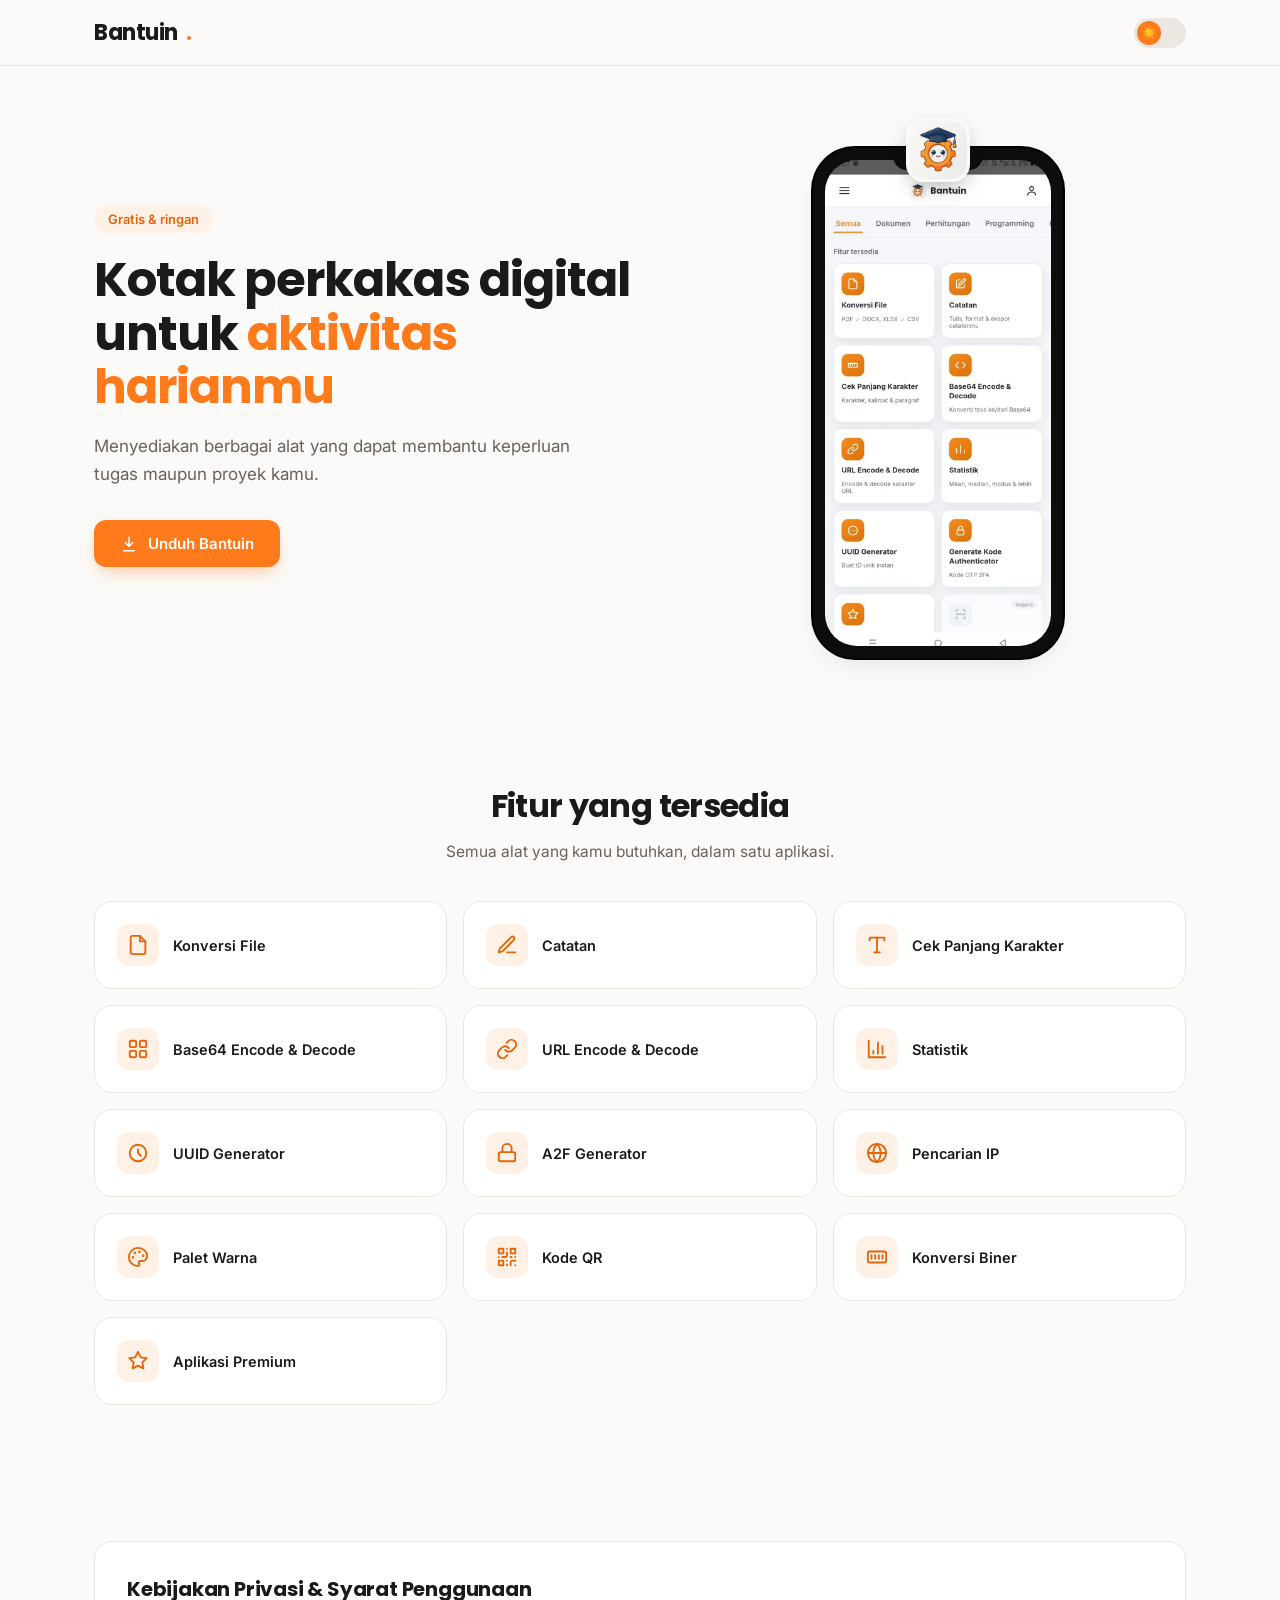
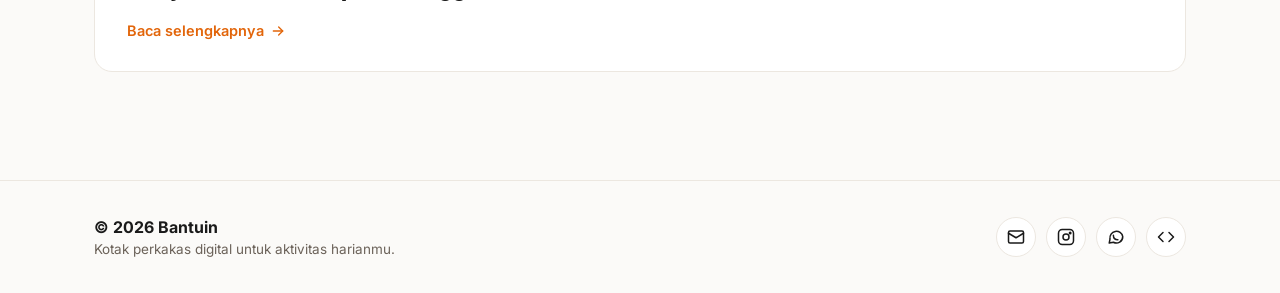
<file: index.html>
<!DOCTYPE html>
<html lang="id">
<head>
<meta charset="UTF-8">
<meta name="viewport" content="width=device-width, initial-scale=1.0">
<title>Bantuin — Kotak Perkakas Digital Harianmu</title>
<link rel="icon" type="image/webp" href="assets/favicon.webp">
<link rel="preconnect" href="https://fonts.googleapis.com">
<link href="https://fonts.googleapis.com/css2?family=Poppins:wght@600;700&family=Inter:wght@400;500;600;700&display=swap" rel="stylesheet">
<link rel="stylesheet" href="assets/style.css">
</head>
<body>

<!-- NAVBAR -->
<header class="navbar">
  <div class="navbar-inner">
    <div class="brand">Bantuin<span class="brand-dot">.</span></div>
    <button class="theme-toggle" id="themeToggle" aria-label="Ganti mode tampilan">
      <span class="knob" id="themeIcon">☀️</span>
    </button>
  </div>
</header>

<!-- HERO -->
<section class="hero">
  <div class="container hero-grid">
    <div>
      <span class="eyebrow">Gratis &amp; ringan</span>
      <h1>Kotak perkakas digital untuk <span class="accent">aktivitas harianmu</span></h1>
      <p class="lead">Menyediakan berbagai alat yang dapat membantu keperluan tugas maupun proyek kamu.</p>
      <a class="btn btn-primary" href="https://bantuinapp.my.id/Bantuin.apk" target="_blank" rel="noopener">
        <svg viewBox="0 0 24 24" fill="none" stroke="currentColor" stroke-width="2" stroke-linecap="round" stroke-linejoin="round"><path d="M12 3v12"/><path d="M7 10l5 5 5-5"/><path d="M5 21h14"/></svg>
        Unduh Bantuin
      </a>
    </div>

    <div class="phone-wrap">
      <div class="phone">
        <div class="phone-notch"></div>
        <div class="phone-screen">
          <div class="screens-track">
            <img src="assets/screenshots/1.webp" alt="Tampilan aplikasi Bantuin 1">
            <img src="assets/screenshots/2.webp" alt="Tampilan aplikasi Bantuin 2">
            <img src="assets/screenshots/3.webp" alt="Tampilan aplikasi Bantuin 3">
            <img src="assets/screenshots/4.webp" alt="Tampilan aplikasi Bantuin 4">
            <img src="assets/screenshots/5.webp" alt="Tampilan aplikasi Bantuin 5">
            <img src="assets/screenshots/6.webp" alt="Tampilan aplikasi Bantuin 6">
            <img src="assets/screenshots/7.webp" alt="Tampilan aplikasi Bantuin 7">
          </div>
        </div>
        <div class="app-logo-badge">
          <img src="assets/icon.webp" alt="Logo Bantuin">
        </div>
      </div>
    </div>
  </div>
</section>

<!-- FITUR -->
<section class="section" id="fitur">
  <div class="container">
    <div class="section-head">
      <h2>Fitur yang tersedia</h2>
      <p>Semua alat yang kamu butuhkan, dalam satu aplikasi.</p>
    </div>
    <div class="feature-grid-wrap">
    <div class="feature-grid" id="featureGrid">

      <div class="feature-card">
        <div class="feature-icon"><svg viewBox="0 0 24 24" fill="none" stroke="currentColor" stroke-width="2" stroke-linecap="round" stroke-linejoin="round"><path d="M14 2H6a2 2 0 0 0-2 2v16a2 2 0 0 0 2 2h12a2 2 0 0 0 2-2V8z"/><path d="M14 2v6h6"/></svg></div>
        <span>Konversi File</span>
      </div>

      <div class="feature-card">
        <div class="feature-icon"><svg viewBox="0 0 24 24" fill="none" stroke="currentColor" stroke-width="2" stroke-linecap="round" stroke-linejoin="round"><path d="M12 20h9"/><path d="M16.5 3.5a2.12 2.12 0 0 1 3 3L7 19l-4 1 1-4Z"/></svg></div>
        <span>Catatan</span>
      </div>

      <div class="feature-card">
        <div class="feature-icon"><svg viewBox="0 0 24 24" fill="none" stroke="currentColor" stroke-width="2" stroke-linecap="round" stroke-linejoin="round"><path d="M4 7V4h16v3"/><path d="M9 20h6"/><path d="M12 4v16"/></svg></div>
        <span>Cek Panjang Karakter</span>
      </div>

      <div class="feature-card">
        <div class="feature-icon"><svg viewBox="0 0 24 24" fill="none" stroke="currentColor" stroke-width="2" stroke-linecap="round" stroke-linejoin="round"><rect x="3" y="3" width="7" height="7" rx="1"/><rect x="14" y="3" width="7" height="7" rx="1"/><rect x="14" y="14" width="7" height="7" rx="1"/><rect x="3" y="14" width="7" height="7" rx="1"/></svg></div>
        <span>Base64 Encode &amp; Decode</span>
      </div>

      <div class="feature-card">
        <div class="feature-icon"><svg viewBox="0 0 24 24" fill="none" stroke="currentColor" stroke-width="2" stroke-linecap="round" stroke-linejoin="round"><path d="M10 13a5 5 0 0 0 7.54.54l3-3a5 5 0 0 0-7.07-7.07l-1.72 1.71"/><path d="M14 11a5 5 0 0 0-7.54-.54l-3 3a5 5 0 0 0 7.07 7.07l1.71-1.71"/></svg></div>
        <span>URL Encode &amp; Decode</span>
      </div>

      <div class="feature-card">
        <div class="feature-icon"><svg viewBox="0 0 24 24" fill="none" stroke="currentColor" stroke-width="2" stroke-linecap="round" stroke-linejoin="round"><path d="M3 3v18h18"/><path d="M18 17V9"/><path d="M13 17V5"/><path d="M8 17v-3"/></svg></div>
        <span>Statistik</span>
      </div>

      <div class="feature-card">
        <div class="feature-icon"><svg viewBox="0 0 24 24" fill="none" stroke="currentColor" stroke-width="2" stroke-linecap="round" stroke-linejoin="round"><circle cx="12" cy="12" r="9"/><path d="M12 8v4l3 3"/></svg></div>
        <span>UUID Generator</span>
      </div>

      <div class="feature-card">
        <div class="feature-icon"><svg viewBox="0 0 24 24" fill="none" stroke="currentColor" stroke-width="2" stroke-linecap="round" stroke-linejoin="round"><rect x="3" y="11" width="18" height="10" rx="2"/><path d="M7 11V7a5 5 0 0 1 10 0v4"/></svg></div>
        <span>A2F Generator</span>
      </div>

      <div class="feature-card">
        <div class="feature-icon"><svg viewBox="0 0 24 24" fill="none" stroke="currentColor" stroke-width="2" stroke-linecap="round" stroke-linejoin="round"><circle cx="12" cy="12" r="10"/><path d="M12 2a14.5 14.5 0 0 0 0 20 14.5 14.5 0 0 0 0-20"/><path d="M2 12h20"/></svg></div>
        <span>Pencarian IP</span>
      </div>

      <div class="feature-card">
        <div class="feature-icon"><svg viewBox="0 0 24 24" fill="none" stroke="currentColor" stroke-width="2" stroke-linecap="round" stroke-linejoin="round"><circle cx="13.5" cy="6.5" r=".5" fill="currentColor"/><circle cx="17.5" cy="10.5" r=".5" fill="currentColor"/><circle cx="8.5" cy="7.5" r=".5" fill="currentColor"/><circle cx="6.5" cy="12.5" r=".5" fill="currentColor"/><path d="M12 2C6.5 2 2 6.5 2 12s4.5 10 10 10c.926 0 1.648-.746 1.648-1.688 0-.437-.18-.835-.437-1.125-.29-.289-.438-.652-.438-1.125a1.64 1.64 0 0 1 1.668-1.668h1.996c3.051 0 5.555-2.503 5.555-5.554C22.014 6.318 17.598 2 12 2z"/></svg></div>
        <span>Palet Warna</span>
      </div>

      <div class="feature-card">
        <div class="feature-icon"><svg viewBox="0 0 24 24" fill="none" stroke="currentColor" stroke-width="2" stroke-linecap="round" stroke-linejoin="round"><rect x="3" y="3" width="5" height="5"/><rect x="16" y="3" width="5" height="5"/><rect x="3" y="16" width="5" height="5"/><path d="M21 16h-3a2 2 0 0 0-2 2v3"/><path d="M21 21v.01"/><path d="M12 7v3a2 2 0 0 1-2 2H7"/><path d="M3 12h.01"/><path d="M12 3h.01"/><path d="M12 16v.01"/><path d="M16 12h1"/><path d="M21 12v.01"/><path d="M12 21v-1"/></svg></div>
        <span>Kode QR</span>
      </div>

      <div class="feature-card">
        <div class="feature-icon"><svg viewBox="0 0 24 24" fill="none" stroke="currentColor" stroke-width="2" stroke-linecap="round" stroke-linejoin="round"><rect x="2" y="6" width="20" height="12" rx="2"/><path d="M6 10v4"/><path d="M10 10v4"/><path d="M14 10l0 4"/><path d="M18 10v4"/></svg></div>
        <span>Konversi Biner</span>
      </div>

      <div class="feature-card">
        <div class="feature-icon"><svg viewBox="0 0 24 24" fill="none" stroke="currentColor" stroke-width="2" stroke-linecap="round" stroke-linejoin="round"><path d="M12 2l3 6 6.5.9-4.7 4.6 1.1 6.5L12 17l-5.9 3 1.1-6.5L2.5 8.9 9 8z"/></svg></div>
        <span>Aplikasi Premium</span>
      </div>

    </div>
    <div class="feature-fade" id="featureFade"></div>
    </div>

    <div class="feature-toggle-wrap">
      <button class="feature-toggle-btn" id="featureToggleBtn">
        <span id="featureToggleLabel">Lihat Semua Fitur</span>
        <svg id="featureToggleIcon" viewBox="0 0 24 24" fill="none" stroke="currentColor" stroke-width="2" stroke-linecap="round" stroke-linejoin="round"><path d="M6 9l6 6 6-6"/></svg>
      </button>
    </div>
  </div>
</section>

<!-- TUTORIAL -->
<section class="section" id="tutorial">
  <div class="container">
    <!-- <div class="info-block">
      <h3>Tutorial Penginstalan</h3>
      <p>Lorem ipsum dolor sit amet, consectetur adipiscing elit. Sed do eiusmod tempor incididunt ut labore et dolore magna aliqua. Ut enim ad minim veniam, quis nostrud exercitation ullamco laboris nisi ut aliquip ex ea commodo consequat.</p>
      <a class="link-arrow" href="#tutorial">
        Lihat Tutorial
        <svg viewBox="0 0 24 24" fill="none" stroke="currentColor" stroke-width="2" stroke-linecap="round" stroke-linejoin="round"><path d="M5 12h14"/><path d="M13 6l6 6-6 6"/></svg>
      </a>
    </div> -->

    <!-- <div class="info-block">
      <h3>Riwayat Pembaruan</h3>
      <p>Lorem ipsum dolor sit amet, consectetur adipiscing elit. Sed do eiusmod tempor incididunt ut labore et dolore magna aliqua. Ut enim ad minim veniam, quis nostrud exercitation ullamco laboris.</p>
      <a class="link-arrow" href="#tutorial">
        Lihat Riwayat Pembaruan
        <svg viewBox="0 0 24 24" fill="none" stroke="currentColor" stroke-width="2" stroke-linecap="round" stroke-linejoin="round"><path d="M5 12h14"/><path d="M13 6l6 6-6 6"/></svg>
      </a>
    </div> -->

    <div class="info-block">
      <h3>Kebijakan Privasi &amp; Syarat Penggunaan</h3>
      <!-- <p>Lorem ipsum dolor sit amet, consectetur adipiscing elit. Sed do eiusmod tempor incididunt ut labore et dolore magna aliqua. Ut enim ad minim veniam, quis nostrud exercitation ullamco laboris nisi ut aliquip.</p> -->
      <a class="link-arrow" href="legal.html">
        Baca selengkapnya
        <svg viewBox="0 0 24 24" fill="none" stroke="currentColor" stroke-width="2" stroke-linecap="round" stroke-linejoin="round"><path d="M5 12h14"/><path d="M13 6l6 6-6 6"/></svg>
      </a>
    </div>
  </div>
</section>

<!-- FOOTER -->
<footer>
  <div class="container footer-inner">
    <div>
      <div class="footer-brand">© 2026 Bantuin</div>
      <div class="footer-muted">Kotak perkakas digital untuk aktivitas harianmu.</div>
    </div>
    <div class="social-links">
      <a href="mailto:bantuin.help@gmail.com" aria-label="Email">
        <svg viewBox="0 0 24 24" fill="none" stroke-width="2" stroke-linecap="round" stroke-linejoin="round"><rect x="2" y="4" width="20" height="16" rx="2"/><path d="M2 7l10 6 10-6"/></svg>
      </a>
      <a href="https://www.instagram.com/bantuin_app?igsh=bmkzNG5zem5vMmt6" target="_blank" rel="noopener" aria-label="Instagram">
        <svg viewBox="0 0 24 24" fill="none" stroke-width="2" stroke-linecap="round" stroke-linejoin="round"><rect x="2" y="2" width="20" height="20" rx="5"/><circle cx="12" cy="12" r="4"/><circle cx="17.5" cy="6.5" r="1"/></svg>
      </a>
      <a href="https://whatsapp.com/channel/0029VbDcI9Y9hXFD3uYyOZ2n" target="_blank" rel="noopener" aria-label="WhatsApp">
        <svg viewBox="0 0 24 24" fill="none" stroke-width="2" stroke-linecap="round" stroke-linejoin="round"><path d="M21 11.5a8.5 8.5 0 0 1-12.4 7.55L3 20l1.05-5.4A8.5 8.5 0 1 1 21 11.5Z"/><path d="M8.5 9.5c0 3.5 2.5 6 6 6"/></svg>
      </a>
      <a href="https://debbyjuandiputra.github.io/sosmed/" target="_blank" rel="noopener" aria-label="Developer">
        <svg viewBox="0 0 24 24" fill="none" stroke-width="2" stroke-linecap="round" stroke-linejoin="round"><polyline points="16 18 22 12 16 6"/><polyline points="8 6 2 12 8 18"/></svg>
      </a>
    </div>
  </div>
</footer>

<script src="assets/app.js"></script>
</body>
</html>
</file>
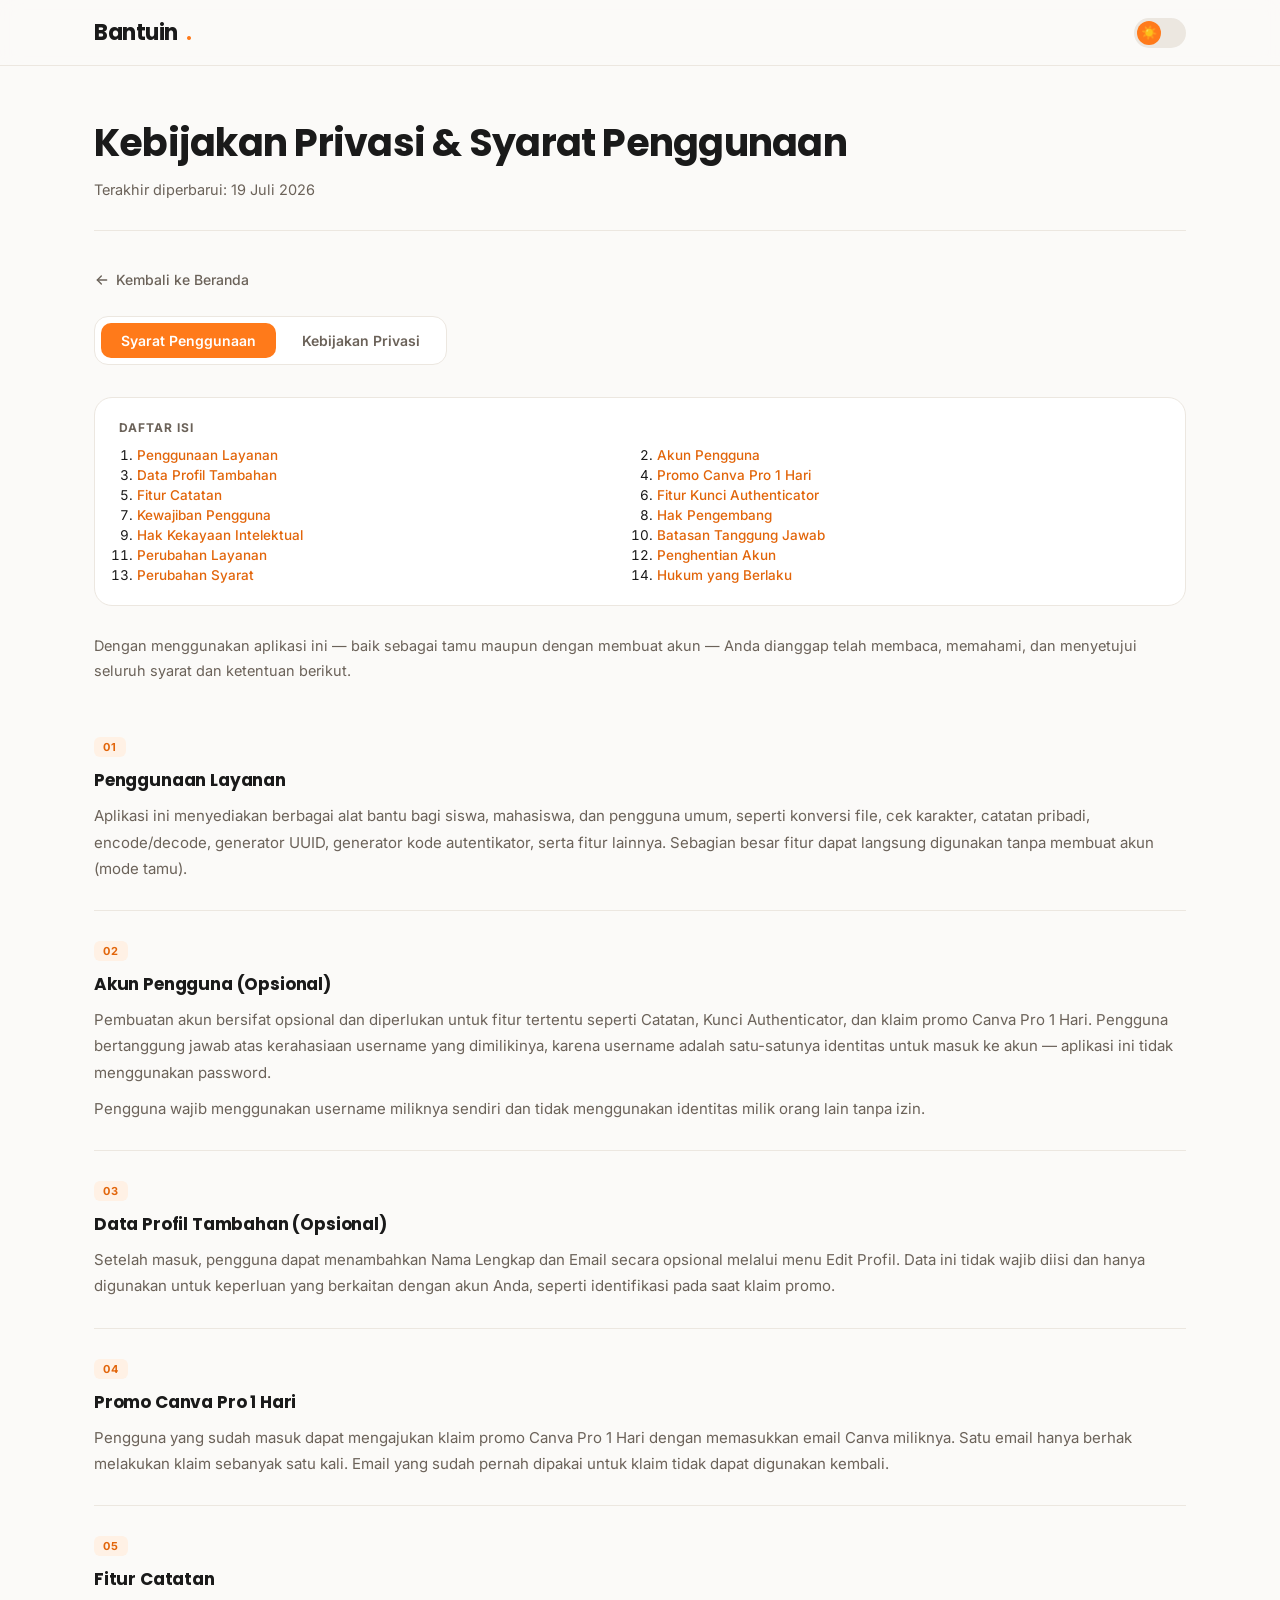
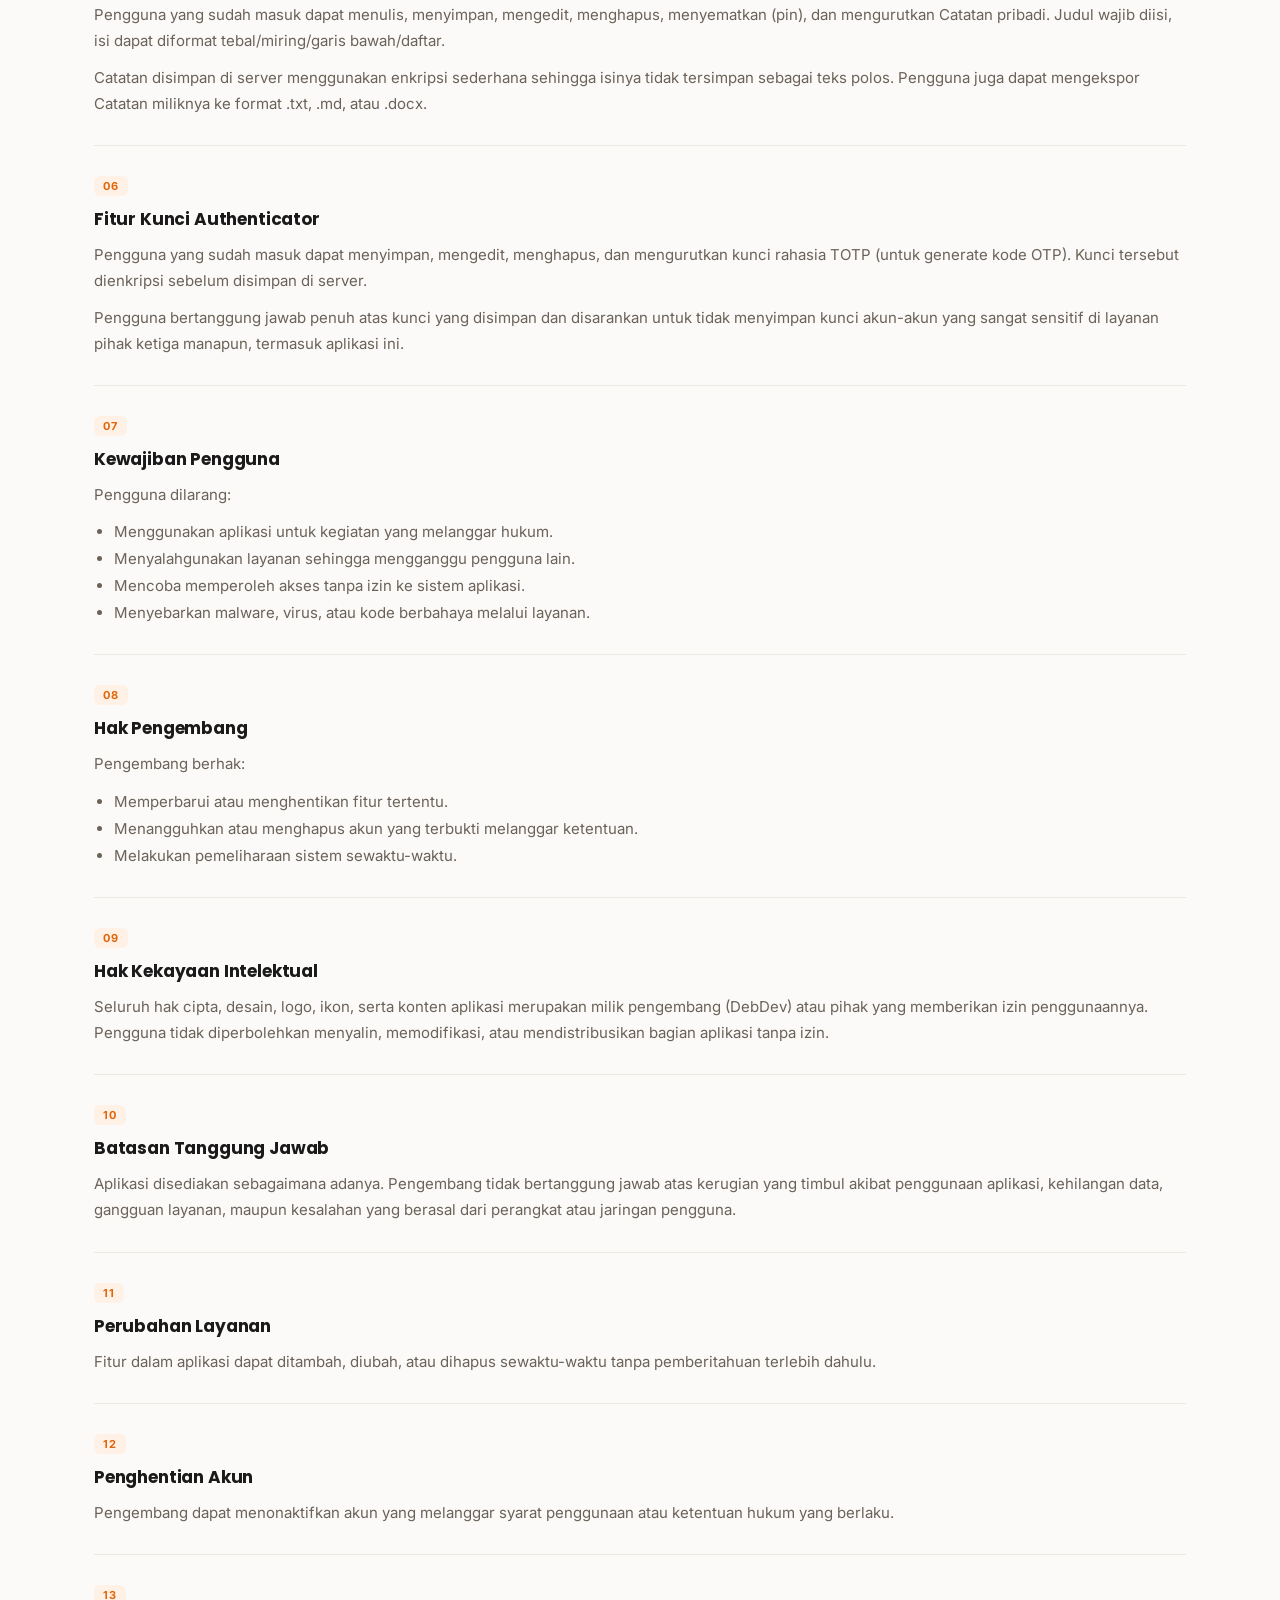
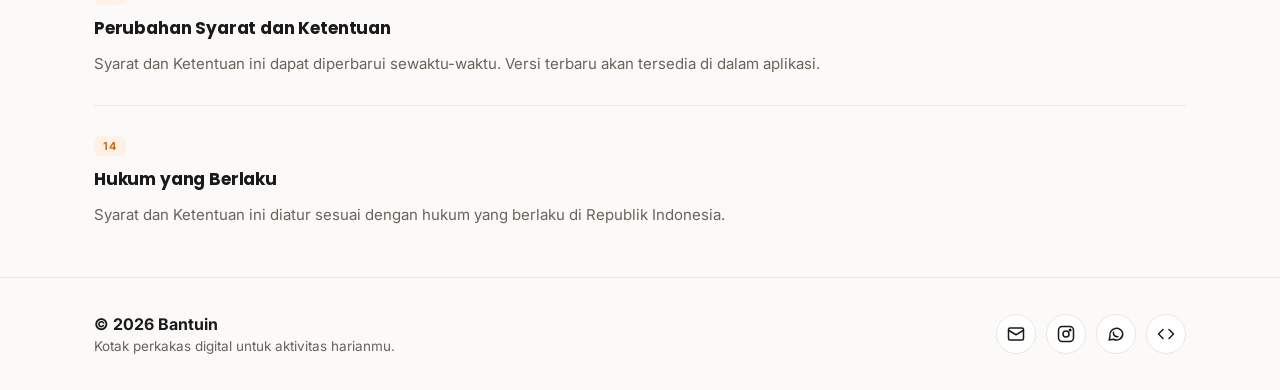
<file: legal.html>
<!DOCTYPE html>
<html lang="id">
<head>
<meta charset="UTF-8">
<meta name="viewport" content="width=device-width, initial-scale=1.0">
<title>Kebijakan Privasi & Syarat Penggunaan — Bantuin</title>
<link rel="icon" type="image/webp" href="assets/favicon.webp">
<link rel="preconnect" href="https://fonts.googleapis.com">
<link href="https://fonts.googleapis.com/css2?family=Poppins:wght@600;700&family=Inter:wght@400;500;600;700&display=swap" rel="stylesheet">
<link rel="stylesheet" href="assets/style.css">
<style>
  .page-header {
    padding: 48px 0 32px;
    border-bottom: 1px solid var(--border);
    margin-bottom: 40px;
  }
  .page-header .badge {
    display: inline-flex;align-items:center;gap:6px;
    background:var(--orange-light);color:var(--orange-dark);
    border-radius:999px;padding:5px 13px;
    font-size:12.5px;font-weight:600;margin-bottom:14px;
  }
  [data-theme="dark"] .page-header .badge{color:var(--orange);}
  .page-header h1 {
    font-size: clamp(26px, 4vw, 38px);
    font-weight: 700;letter-spacing: -.02em;
    margin: 0 0 10px;
  }
  .page-header p {
    color: var(--text-muted);font-size:14.5px;margin:0;
  }

  .tabs {
    display: flex;gap:6px;
    background:var(--surface);
    border:1px solid var(--border);
    border-radius:14px;
    padding:6px;
    margin-bottom:32px;
    width:fit-content;
  }
  .tab-btn {
    padding:9px 20px;border-radius:10px;border:none;
    background:transparent;cursor:pointer;
    font-size:14px;font-weight:600;
    color:var(--text-muted);
    transition:background .2s, color .2s;
    font-family:'Inter',sans-serif;
  }
  .tab-btn.active {
    background:var(--orange);color:#fff;
  }

  .tab-panel { display:none; }
  .tab-panel.active { display:block; }

  .toc {
    background:var(--surface);
    border:1px solid var(--border);
    border-radius:var(--radius);
    padding:22px 24px;
    margin-bottom:28px;
  }
  .toc-title {
    font-size:12px;font-weight:700;letter-spacing:.08em;
    text-transform:uppercase;color:var(--text-muted);
    margin-bottom:12px;
  }
  .toc ol {
    margin:0;padding-left:18px;
    display:grid;grid-template-columns:1fr 1fr;
    gap:4px 16px;
  }
  .toc li { font-size:13.5px; }
  .toc a { color:var(--orange-dark);font-weight:500; }
  [data-theme="dark"] .toc a{color:var(--orange);}
  .toc a:hover { text-decoration:underline; }

  .doc-section {
    border-bottom:1px solid var(--border);
    padding:28px 0;
  }
  .doc-section:last-child { border-bottom:none; }
  .doc-section .num {
    display:inline-block;
    font-size:11px;font-weight:700;letter-spacing:.07em;
    text-transform:uppercase;color:var(--orange-dark);
    background:var(--orange-light);
    border-radius:6px;padding:3px 9px;
    margin-bottom:10px;
  }
  [data-theme="dark"] .doc-section .num{color:var(--orange);}
  .doc-section h2 {
    font-size:17px;font-weight:700;margin:0 0 10px;letter-spacing:-.01em;
  }
  .doc-section p {
    color:var(--text-muted);font-size:15px;line-height:1.75;margin:0 0 10px;
  }
  .doc-section p:last-child{margin-bottom:0;}
  .doc-section ul {
    margin:8px 0 0;padding-left:20px;
    color:var(--text-muted);font-size:15px;line-height:1.8;
  }

  .privacy-note {
    background:var(--orange-light);
    border-left:3px solid var(--orange);
    border-radius:0 12px 12px 0;
    padding:18px 20px;
    margin-bottom:24px;
  }
  [data-theme="dark"] .privacy-note{background:var(--orange-light);}
  .privacy-note p {
    color:var(--text);font-size:14.5px;line-height:1.7;margin:0;
  }

  .back-link {
    display:inline-flex;align-items:center;gap:6px;
    color:var(--text-muted);font-size:14px;font-weight:500;
    margin-bottom:28px;
    transition:color .2s;
  }
  .back-link:hover{color:var(--orange);}
  .back-link svg{width:16px;height:16px;}

  @media(max-width:600px){
    .toc ol{grid-template-columns:1fr;}
    .tabs{width:100%;}
    .tab-btn{flex:1;text-align:center;padding:9px 10px;}
  }
</style>
</head>
<body>

<header class="navbar">
  <div class="navbar-inner">
    <a class="brand" href="index.html">Bantuin<span class="brand-dot">.</span></a>
    <button class="theme-toggle" id="themeToggle" aria-label="Ganti mode tampilan">
      <span class="knob" id="themeIcon">☀️</span>
    </button>
  </div>
</header>

<main>
  <div class="container">
    <div class="page-header">
      <!-- <span class="badge">Dokumen resmi</span> -->
      <h1>Kebijakan Privasi &amp; Syarat Penggunaan</h1>
      <p>Terakhir diperbarui: 19 Juli 2026</p>
    </div>

    <a class="back-link" href="index.html">
      <svg viewBox="0 0 24 24" fill="none" stroke="currentColor" stroke-width="2" stroke-linecap="round" stroke-linejoin="round"><path d="M19 12H5"/><path d="M11 6l-6 6 6 6"/></svg>
      Kembali ke Beranda
    </a>

    <div class="tabs">
      <button class="tab-btn active" onclick="switchTab('syarat')">Syarat Penggunaan</button>
      <button class="tab-btn" onclick="switchTab('privasi')">Kebijakan Privasi</button>
    </div>

    <!-- SYARAT PENGGUNAAN -->
    <div class="tab-panel active" id="tab-syarat">
      <div class="toc">
        <div class="toc-title">Daftar isi</div>
        <ol>
          <li><a href="#s1">Penggunaan Layanan</a></li>
          <li><a href="#s2">Akun Pengguna</a></li>
          <li><a href="#s3">Data Profil Tambahan</a></li>
          <li><a href="#s4">Promo Canva Pro 1 Hari</a></li>
          <li><a href="#s5">Fitur Catatan</a></li>
          <li><a href="#s6">Fitur Kunci Authenticator</a></li>
          <li><a href="#s7">Kewajiban Pengguna</a></li>
          <li><a href="#s8">Hak Pengembang</a></li>
          <li><a href="#s9">Hak Kekayaan Intelektual</a></li>
          <li><a href="#s10">Batasan Tanggung Jawab</a></li>
          <li><a href="#s11">Perubahan Layanan</a></li>
          <li><a href="#s12">Penghentian Akun</a></li>
          <li><a href="#s13">Perubahan Syarat</a></li>
          <li><a href="#s14">Hukum yang Berlaku</a></li>
        </ol>
      </div>

      <p style="color:var(--text-muted);font-size:14.5px;margin-bottom:24px;line-height:1.7;">
        Dengan menggunakan aplikasi ini — baik sebagai tamu maupun dengan membuat akun — Anda dianggap telah membaca, memahami, dan menyetujui seluruh syarat dan ketentuan berikut.
      </p>

      <div class="doc-section" id="s1">
        <span class="num">01</span>
        <h2>Penggunaan Layanan</h2>
        <p>Aplikasi ini menyediakan berbagai alat bantu bagi siswa, mahasiswa, dan pengguna umum, seperti konversi file, cek karakter, catatan pribadi, encode/decode, generator UUID, generator kode autentikator, serta fitur lainnya. Sebagian besar fitur dapat langsung digunakan tanpa membuat akun (mode tamu).</p>
      </div>

      <div class="doc-section" id="s2">
        <span class="num">02</span>
        <h2>Akun Pengguna (Opsional)</h2>
        <p>Pembuatan akun bersifat opsional dan diperlukan untuk fitur tertentu seperti Catatan, Kunci Authenticator, dan klaim promo Canva Pro 1 Hari. Pengguna bertanggung jawab atas kerahasiaan username yang dimilikinya, karena username adalah satu-satunya identitas untuk masuk ke akun — aplikasi ini tidak menggunakan password.</p>
        <p>Pengguna wajib menggunakan username miliknya sendiri dan tidak menggunakan identitas milik orang lain tanpa izin.</p>
      </div>

      <div class="doc-section" id="s3">
        <span class="num">03</span>
        <h2>Data Profil Tambahan (Opsional)</h2>
        <p>Setelah masuk, pengguna dapat menambahkan Nama Lengkap dan Email secara opsional melalui menu Edit Profil. Data ini tidak wajib diisi dan hanya digunakan untuk keperluan yang berkaitan dengan akun Anda, seperti identifikasi pada saat klaim promo.</p>
      </div>

      <div class="doc-section" id="s4">
        <span class="num">04</span>
        <h2>Promo Canva Pro 1 Hari</h2>
        <p>Pengguna yang sudah masuk dapat mengajukan klaim promo Canva Pro 1 Hari dengan memasukkan email Canva miliknya. Satu email hanya berhak melakukan klaim sebanyak satu kali. Email yang sudah pernah dipakai untuk klaim tidak dapat digunakan kembali.</p>
      </div>

      <div class="doc-section" id="s5">
        <span class="num">05</span>
        <h2>Fitur Catatan</h2>
        <p>Pengguna yang sudah masuk dapat menulis, menyimpan, mengedit, menghapus, menyematkan (pin), dan mengurutkan Catatan pribadi. Judul wajib diisi, isi dapat diformat tebal/miring/garis bawah/daftar.</p>
        <p>Catatan disimpan di server menggunakan enkripsi sederhana sehingga isinya tidak tersimpan sebagai teks polos. Pengguna juga dapat mengekspor Catatan miliknya ke format .txt, .md, atau .docx.</p>
      </div>

      <div class="doc-section" id="s6">
        <span class="num">06</span>
        <h2>Fitur Kunci Authenticator</h2>
        <p>Pengguna yang sudah masuk dapat menyimpan, mengedit, menghapus, dan mengurutkan kunci rahasia TOTP (untuk generate kode OTP). Kunci tersebut dienkripsi sebelum disimpan di server.</p>
        <p>Pengguna bertanggung jawab penuh atas kunci yang disimpan dan disarankan untuk tidak menyimpan kunci akun-akun yang sangat sensitif di layanan pihak ketiga manapun, termasuk aplikasi ini.</p>
      </div>

      <div class="doc-section" id="s7">
        <span class="num">07</span>
        <h2>Kewajiban Pengguna</h2>
        <p>Pengguna dilarang:</p>
        <ul>
          <li>Menggunakan aplikasi untuk kegiatan yang melanggar hukum.</li>
          <li>Menyalahgunakan layanan sehingga mengganggu pengguna lain.</li>
          <li>Mencoba memperoleh akses tanpa izin ke sistem aplikasi.</li>
          <li>Menyebarkan malware, virus, atau kode berbahaya melalui layanan.</li>
        </ul>
      </div>

      <div class="doc-section" id="s8">
        <span class="num">08</span>
        <h2>Hak Pengembang</h2>
        <p>Pengembang berhak:</p>
        <ul>
          <li>Memperbarui atau menghentikan fitur tertentu.</li>
          <li>Menangguhkan atau menghapus akun yang terbukti melanggar ketentuan.</li>
          <li>Melakukan pemeliharaan sistem sewaktu-waktu.</li>
        </ul>
      </div>

      <div class="doc-section" id="s9">
        <span class="num">09</span>
        <h2>Hak Kekayaan Intelektual</h2>
        <p>Seluruh hak cipta, desain, logo, ikon, serta konten aplikasi merupakan milik pengembang (DebDev) atau pihak yang memberikan izin penggunaannya. Pengguna tidak diperbolehkan menyalin, memodifikasi, atau mendistribusikan bagian aplikasi tanpa izin.</p>
      </div>

      <div class="doc-section" id="s10">
        <span class="num">10</span>
        <h2>Batasan Tanggung Jawab</h2>
        <p>Aplikasi disediakan sebagaimana adanya. Pengembang tidak bertanggung jawab atas kerugian yang timbul akibat penggunaan aplikasi, kehilangan data, gangguan layanan, maupun kesalahan yang berasal dari perangkat atau jaringan pengguna.</p>
      </div>

      <div class="doc-section" id="s11">
        <span class="num">11</span>
        <h2>Perubahan Layanan</h2>
        <p>Fitur dalam aplikasi dapat ditambah, diubah, atau dihapus sewaktu-waktu tanpa pemberitahuan terlebih dahulu.</p>
      </div>

      <div class="doc-section" id="s12">
        <span class="num">12</span>
        <h2>Penghentian Akun</h2>
        <p>Pengembang dapat menonaktifkan akun yang melanggar syarat penggunaan atau ketentuan hukum yang berlaku.</p>
      </div>

      <div class="doc-section" id="s13">
        <span class="num">13</span>
        <h2>Perubahan Syarat dan Ketentuan</h2>
        <p>Syarat dan Ketentuan ini dapat diperbarui sewaktu-waktu. Versi terbaru akan tersedia di dalam aplikasi.</p>
      </div>

      <div class="doc-section" id="s14">
        <span class="num">14</span>
        <h2>Hukum yang Berlaku</h2>
        <p>Syarat dan Ketentuan ini diatur sesuai dengan hukum yang berlaku di Republik Indonesia.</p>
      </div>
    </div>

    <!-- KEBIJAKAN PRIVASI -->
    <div class="tab-panel" id="tab-privasi">

      <div class="privacy-note">
        <p>Sebagian besar fitur aplikasi ini dapat dipakai tanpa membuat akun (mode tamu) dan tanpa data pribadi apa pun.</p>
      </div>

      <div class="doc-section">
        <span class="num">Akun</span>
        <h2>Username &amp; Identitas</h2>
        <p>Jika Anda memilih membuat akun, Anda hanya perlu username — tanpa password. Username Anda diubah menjadi kode acak satu arah (hash) sebelum dikirim ke server, sehingga pengembang tidak dapat melihat username asli Anda. Sistem menyimpan kode acak tersebut, sebuah UID publik 7 digit, dan tanggal akun dibuat, menggunakan layanan Supabase.</p>
        <p>Karena tidak menggunakan password, akun ini bersifat identitas ringan — siapa pun yang mengetik ulang username yang sama dapat masuk sebagai akun tersebut. Jangan gunakan username yang mudah ditebak jika Anda ingin menjaga privasi akun Anda.</p>
      </div>

      <div class="doc-section">
        <span class="num">Profil</span>
        <h2>Nama &amp; Email (Opsional)</h2>
        <p>Nama Lengkap dan Email bersifat opsional dan hanya tersimpan jika Anda mengisinya sendiri melalui menu Edit Profil. Data ini disimpan apa adanya (tidak di-hash) karena dipakai untuk keperluan identifikasi terkait akun Anda, misalnya klaim promo.</p>
      </div>

      <div class="doc-section">
        <span class="num">Promo</span>
        <h2>Email Klaim Promo</h2>
        <p>Jika Anda mengajukan klaim promo Canva Pro 1 Hari, email Canva yang Anda masukkan akan disimpan untuk memastikan satu email hanya dapat mengklaim promo tersebut satu kali.</p>
      </div>

      <div class="doc-section">
        <span class="num">Statistik</span>
        <h2>Pencatatan Aktivitas</h2>
        <p>Untuk pengguna yang sudah masuk, aplikasi mencatat fitur mana saja yang Anda klik beserta waktunya, semata-mata untuk keperluan statistik penggunaan aplikasi. Pencatatan ini tidak berlaku untuk pengguna yang belum masuk (tamu).</p>
      </div>

      <div class="doc-section">
        <span class="num">Enkripsi</span>
        <h2>Catatan &amp; Kunci Authenticator</h2>
        <p>Jika Anda menggunakan fitur Catatan, judul dan isi catatan dienkripsi (AES-GCM) sebelum dikirim dan disimpan di server — tidak tersimpan sebagai teks polos. Hal yang sama berlaku untuk kunci TOTP di fitur Kunci Authenticator.</p>
        <p>Perlu diketahui: kunci enkripsi diturunkan dari UID publik akun Anda yang tertanam di dalam kode aplikasi — bukan dari rahasia yang hanya Anda ketahui. Enkripsi ini melindungi data dari pihak luar, bukan proteksi tingkat produksi terhadap pengembang aplikasi itu sendiri. Anda dapat mengekspor Catatan ke file .txt, .md, atau .docx kapan saja sebagai cadangan pribadi.</p>
      </div>

      <div class="doc-section">
        <span class="num">Lokal</span>
        <h2>Penyimpanan di Perangkat</h2>
        <p>Sebagian preferensi tampilan (seperti mode terang/gelap) disimpan secara lokal di perangkat (local storage) karena tidak memerlukan sinkronisasi ke akun Anda.</p>
      </div>

      <div class="doc-section">
        <span class="num">Hapus Data</span>
        <h2>Permintaan Penghapusan Data</h2>
        <p>Dengan menggunakan aplikasi ini, Anda menyetujui penyimpanan data sebagaimana dijelaskan di atas. Anda dapat menghubungi pengembang melalui menu Kontak apabila ingin data akun Anda dihapus dari sistem.</p>
      </div>

    </div>

  </div>
</main>

<footer>
  <div class="container footer-inner">
    <div>
      <div class="footer-brand">© 2026 Bantuin</div>
      <div class="footer-muted">Kotak perkakas digital untuk aktivitas harianmu.</div>
    </div>
    <div class="social-links">
      <a href="mailto:bantuin.help@gmail.com" aria-label="Email">
        <svg viewBox="0 0 24 24" fill="none" stroke="currentColor" stroke-width="2" stroke-linecap="round" stroke-linejoin="round"><rect x="2" y="4" width="20" height="16" rx="2"/><path d="M2 7l10 6 10-6"/></svg>
      </a>
      <a href="https://www.instagram.com/bantuin_app?igsh=bmkzNG5zem5vMmt6" target="_blank" rel="noopener" aria-label="Instagram">
        <svg viewBox="0 0 24 24" fill="none" stroke="currentColor" stroke-width="2" stroke-linecap="round" stroke-linejoin="round"><rect x="2" y="2" width="20" height="20" rx="5"/><circle cx="12" cy="12" r="4"/><circle cx="17.5" cy="6.5" r="1"/></svg>
      </a>
      <a href="https://whatsapp.com/channel/0029VbDcI9Y9hXFD3uYyOZ2n" target="_blank" rel="noopener" aria-label="WhatsApp">
        <svg viewBox="0 0 24 24" fill="none" stroke="currentColor" stroke-width="2" stroke-linecap="round" stroke-linejoin="round"><path d="M21 11.5a8.5 8.5 0 0 1-12.4 7.55L3 20l1.05-5.4A8.5 8.5 0 1 1 21 11.5Z"/><path d="M8.5 9.5c0 3.5 2.5 6 6 6"/></svg>
      </a>
      <a href="https://debbyjuandiputra.github.io/sosmed/" target="_blank" rel="noopener" aria-label="Developer">
        <svg viewBox="0 0 24 24" fill="none" stroke="currentColor" stroke-width="2" stroke-linecap="round" stroke-linejoin="round"><polyline points="16 18 22 12 16 6"/><polyline points="8 6 2 12 8 18"/></svg>
      </a>
    </div>
  </div>
</footer>

<script src="assets/app.js"></script>
<script>
function switchTab(id) {
  document.querySelectorAll('.tab-btn').forEach((btn, i) => {
    btn.classList.toggle('active', ['syarat','privasi'][i] === id);
  });
  document.querySelectorAll('.tab-panel').forEach(p => {
    p.classList.toggle('active', p.id === 'tab-' + id);
  });
  window.scrollTo({top: 0, behavior: 'smooth'});
}
</script>
</body>
</html>
</file>
<file: assets/style.css>
:root{
  --white:#ffffff;
  --bg:#fbfaf8;
  --surface:#ffffff;
  --text:#1a1a1a;
  --text-muted:#6b6259;
  --border:#ece7e0;
  --orange:#ff7a1a;
  --orange-dark:#e2650a;
  --orange-light:#fff1e5;
  --shadow:0 10px 30px -12px rgba(26,20,12,0.15);
  --radius:18px;
}

[data-theme="dark"]{
  --bg:#121110;
  --surface:#1b1a18;
  --text:#f5f1ea;
  --text-muted:#a89f92;
  --border:#2c2a26;
  --orange:#ff8c3a;
  --orange-dark:#ff7a1a;
  --orange-light:#2a1d12;
  --shadow:0 10px 30px -12px rgba(0,0,0,0.5);
}

*{box-sizing:border-box;}
html{scroll-behavior:smooth;}
body{
  margin:0;
  background:var(--bg);
  color:var(--text);
  font-family:'Inter',system-ui,sans-serif;
  transition:background .3s ease,color .3s ease;
  overflow-x:hidden;
}
h1,h2,h3,.brand{font-family:'Poppins',sans-serif;}
a{color:inherit;text-decoration:none;}
img{max-width:100%;display:block;}
.container{
  width:100%;
  max-width:1140px;
  margin:0 auto;
  padding:0 24px;
}

/* NAVBAR */
.navbar{
  position:sticky;top:0;z-index:50;
  background:color-mix(in srgb, var(--bg) 85%, transparent);
  backdrop-filter:blur(10px);
  border-bottom:1px solid var(--border);
}
.navbar-inner{
  display:flex;align-items:center;justify-content:space-between;
  padding:16px 24px;
  max-width:1140px;margin:0 auto;
}
.brand{
  font-weight:700;font-size:22px;letter-spacing:-.02em;
  display:flex;align-items:center;gap:8px;
}
.brand-dot{color:var(--orange);}

.theme-toggle{
  width:52px;height:30px;border-radius:999px;
  background:var(--border);
  border:none;cursor:pointer;position:relative;
  padding:3px;transition:background .25s ease;
  flex-shrink:0;
}
.theme-toggle .knob{
  width:24px;height:24px;border-radius:50%;
  background:var(--orange);
  display:flex;align-items:center;justify-content:center;
  transition:transform .3s cubic-bezier(.4,0,.2,1);
  color:#fff;font-size:13px;
}
[data-theme="dark"] .theme-toggle .knob{transform:translateX(22px);}

/* HERO */
.hero { padding: 48px 0 56px; }
.hero-grid{
  display:grid;
  grid-template-columns:1.05fr .95fr;
  gap:48px;
  align-items:center;
}
.eyebrow{
  display:inline-flex;align-items:center;gap:8px;
  color:var(--orange-dark);
  background:var(--orange-light);
  border-radius:999px;
  padding:6px 14px;
  font-size:13px;font-weight:600;
  margin-bottom:20px;
}
[data-theme="dark"] .eyebrow{color:var(--orange);}
.hero h1{
  font-size:clamp(32px,4.6vw,48px);
  line-height:1.12;
  font-weight:700;
  letter-spacing:-.02em;
  margin:0 0 18px;
}
.hero h1 .accent{color:var(--orange);}
.hero p.lead{
  font-size:17px;
  color:var(--text-muted);
  line-height:1.65;
  max-width:480px;
  margin:0 0 32px;
}
.btn{
  display:inline-flex;align-items:center;gap:10px;
  font-weight:600;font-size:15px;
  padding:14px 26px;
  border-radius:12px;
  cursor:pointer;border:none;
  transition:transform .2s ease, box-shadow .2s ease, background .2s ease;
}
.btn-primary{
  background:var(--orange);
  color:#fff;
  box-shadow:0 8px 20px -8px rgba(255,122,26,.6);
}
.btn-primary:hover{background:var(--orange-dark);transform:translateY(-2px);}
.btn-primary svg{width:18px;height:18px;}

/* PHONE MOCKUP */
.phone-wrap{
  position:relative;
  display:flex;justify-content:center;
  padding-top:34px;
}
.phone{
  position:relative;
  width:250px;height:510px;
  background:#0d0d0d;
  border-radius:42px;
  padding:12px;
  box-shadow:var(--shadow), 0 0 0 2px #000;
}
.phone-screen{
  position:relative;
  width:100%;height:100%;
  border-radius:32px;
  overflow:hidden;
  background:#000;
}
.phone-notch{
  position:absolute;top:0;left:50%;transform:translateX(-50%);
  width:90px;height:22px;background:#0d0d0d;
  border-bottom-left-radius:14px;border-bottom-right-radius:14px;
  z-index:5;
}
.screens-track{
  display:flex;
  width:700%;
  height:100%;
  animation:slide 14s infinite ease-in-out;
}
.screens-track img{
  width:calc(100% / 7);
  height:100%;
  object-fit:cover;
  flex-shrink:0;
}
@keyframes slide{
  0%,11%{transform:translateX(0%);}
  14.28%,25%{transform:translateX(-14.2857%);}
  28.57%,39%{transform:translateX(-28.5714%);}
  42.85%,53%{transform:translateX(-42.8571%);}
  57.14%,67%{transform:translateX(-57.1428%);}
  71.42%,81%{transform:translateX(-71.4285%);}
  85.71%,96%{transform:translateX(-85.7142%);}
  100%{transform:translateX(-85.7142%);}
}
.app-logo-badge{
  position:absolute;
  top:-30px;left:50%;
  transform:translateX(-50%);
  width:64px;height:64px;
  border-radius:18px;
  overflow:hidden;
  box-shadow:0 8px 22px -6px rgba(0,0,0,.35);
  border:3px solid var(--bg);
  z-index:10;
  background:var(--surface);
}
.app-logo-badge img{width:100%;height:100%;object-fit:cover;}

/* FEATURES */
.section{padding:68px 0;}
.section-head{
  text-align:center;
  max-width:560px;margin:0 auto 40px;
}
.section-head h2{
  font-size:clamp(24px,3vw,32px);
  font-weight:700;letter-spacing:-.02em;
  margin:0 0 12px;
}
.section-head p{color:var(--text-muted);margin:0;font-size:15.5px;}

.feature-grid{
  display:grid;
  grid-template-columns:repeat(3,1fr);
  gap:16px;
}
.feature-grid-wrap{position:relative;}
.feature-fade{
  position:absolute; left:0; right:0; bottom:0; height:90px;
  background:linear-gradient(to bottom, transparent, var(--bg));
  pointer-events:none; opacity:0; transition:opacity .2s ease;
}
.feature-toggle-wrap{display:none; text-align:center; margin-top:20px;}
.feature-toggle-btn{
  display:inline-flex; align-items:center; gap:8px;
  background:var(--surface); border:1px solid var(--border); border-radius:99px;
  padding:10px 20px; font-weight:600; font-size:13.5px; color:var(--text);
  cursor:pointer; transition:.2s ease;
}
.feature-toggle-btn:hover{border-color:var(--orange); color:var(--orange-dark);}
[data-theme="dark"] .feature-toggle-btn:hover{color:var(--orange);}
.feature-toggle-btn svg{width:16px;height:16px;transition:transform .25s ease;}
.feature-toggle-btn.expanded svg{transform:rotate(180deg);}
.feature-card{
  background:var(--surface);
  border:1px solid var(--border);
  border-radius:var(--radius);
  padding:22px;
  display:flex;align-items:center;gap:14px;
  transition:transform .2s ease, box-shadow .2s ease, border-color .2s ease;
}
.feature-card:hover{
  transform:translateY(-4px);
  box-shadow:var(--shadow);
  border-color:var(--orange);
}
.feature-icon{
  width:42px;height:42px;flex-shrink:0;
  border-radius:12px;
  background:var(--orange-light);
  color:var(--orange-dark);
  display:flex;align-items:center;justify-content:center;
}
[data-theme="dark"] .feature-icon{color:var(--orange);}
.feature-icon svg{width:22px;height:22px;}
.feature-card span{font-weight:600;font-size:14.5px;}

/* INFO BLOCKS */
.info-block{
  display:grid;
  grid-template-columns:1fr;
  gap:14px;
  background:var(--surface);
  border:1px solid var(--border);
  border-radius:var(--radius);
  padding:32px;
  margin-bottom:20px;
}
.info-block h3{
  font-size:20px;font-weight:700;margin:0;letter-spacing:-.01em;
}
.info-block p{
  color:var(--text-muted);
  line-height:1.7;font-size:15px;margin:0;max-width:640px;
}
.link-arrow{
  display:inline-flex;align-items:center;gap:6px;
  color:var(--orange-dark);
  font-weight:600;font-size:14.5px;
  margin-top:4px;
  width:fit-content;
}
[data-theme="dark"] .link-arrow{color:var(--orange);}
.link-arrow svg{width:16px;height:16px;transition:transform .2s ease;}
.link-arrow:hover svg{transform:translateX(4px);}

/* FOOTER */
footer{
  border-top:1px solid var(--border);
  padding:36px 0;
  margin-top:20px;
}
.footer-inner{
  display:flex;align-items:center;justify-content:space-between;
  flex-wrap:wrap;gap:16px;
}
.footer-brand{font-weight:700;font-size:16px;}
.footer-muted{color:var(--text-muted);font-size:13.5px;margin-top:4px;}
.social-links{
  display:flex;gap:10px;
}
.social-links a{
  width:40px;height:40px;
  border-radius:50%;
  background:var(--surface);
  border:1px solid var(--border);
  display:flex;align-items:center;justify-content:center;
  transition:background .2s ease, transform .2s ease, border-color .2s ease;
}
.social-links a:hover{
  background:var(--orange);
  border-color:var(--orange);
  transform:translateY(-3px);
}
.social-links a svg{width:18px;height:18px;stroke:var(--text);transition:stroke .2s ease;}
.social-links a:hover svg{stroke:#fff;}

/* RESPONSIVE */
@media (max-width:860px){
  .hero-grid{grid-template-columns:1fr;text-align:center;}
  .hero p.lead{margin-left:auto;margin-right:auto;}
  .btn-primary{margin:0 auto;}
  .feature-grid{grid-template-columns:repeat(2,1fr);}
  .footer-inner{justify-content:center;text-align:center;}
}
@media (max-width:520px){
  .feature-grid{grid-template-columns:1fr;}
  .feature-grid.collapsed{max-height:390px;overflow:hidden;}
  .feature-grid.collapsed ~ .feature-fade{opacity:1;}
  .feature-toggle-wrap{display:block;}
  .phone{width:210px;height:430px;}
  .navbar-inner{padding:14px 18px;}
}
</file>
